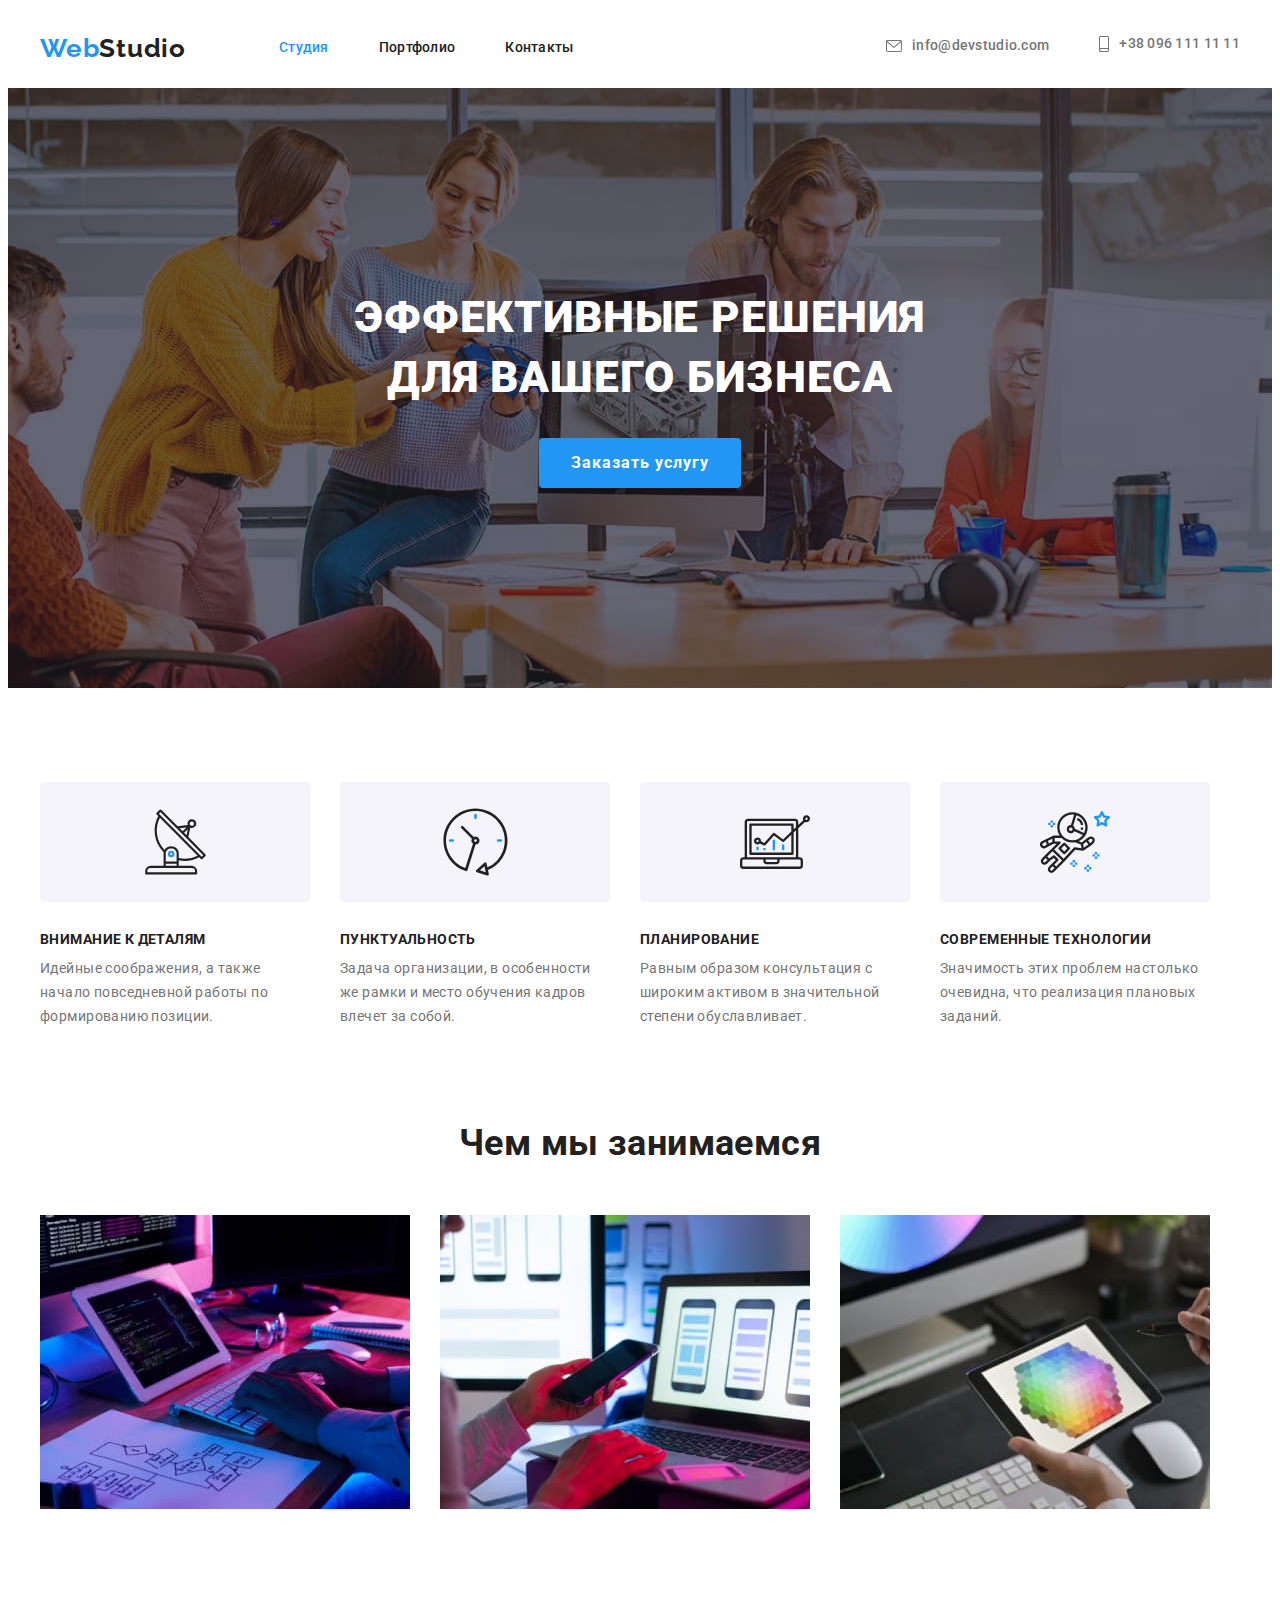
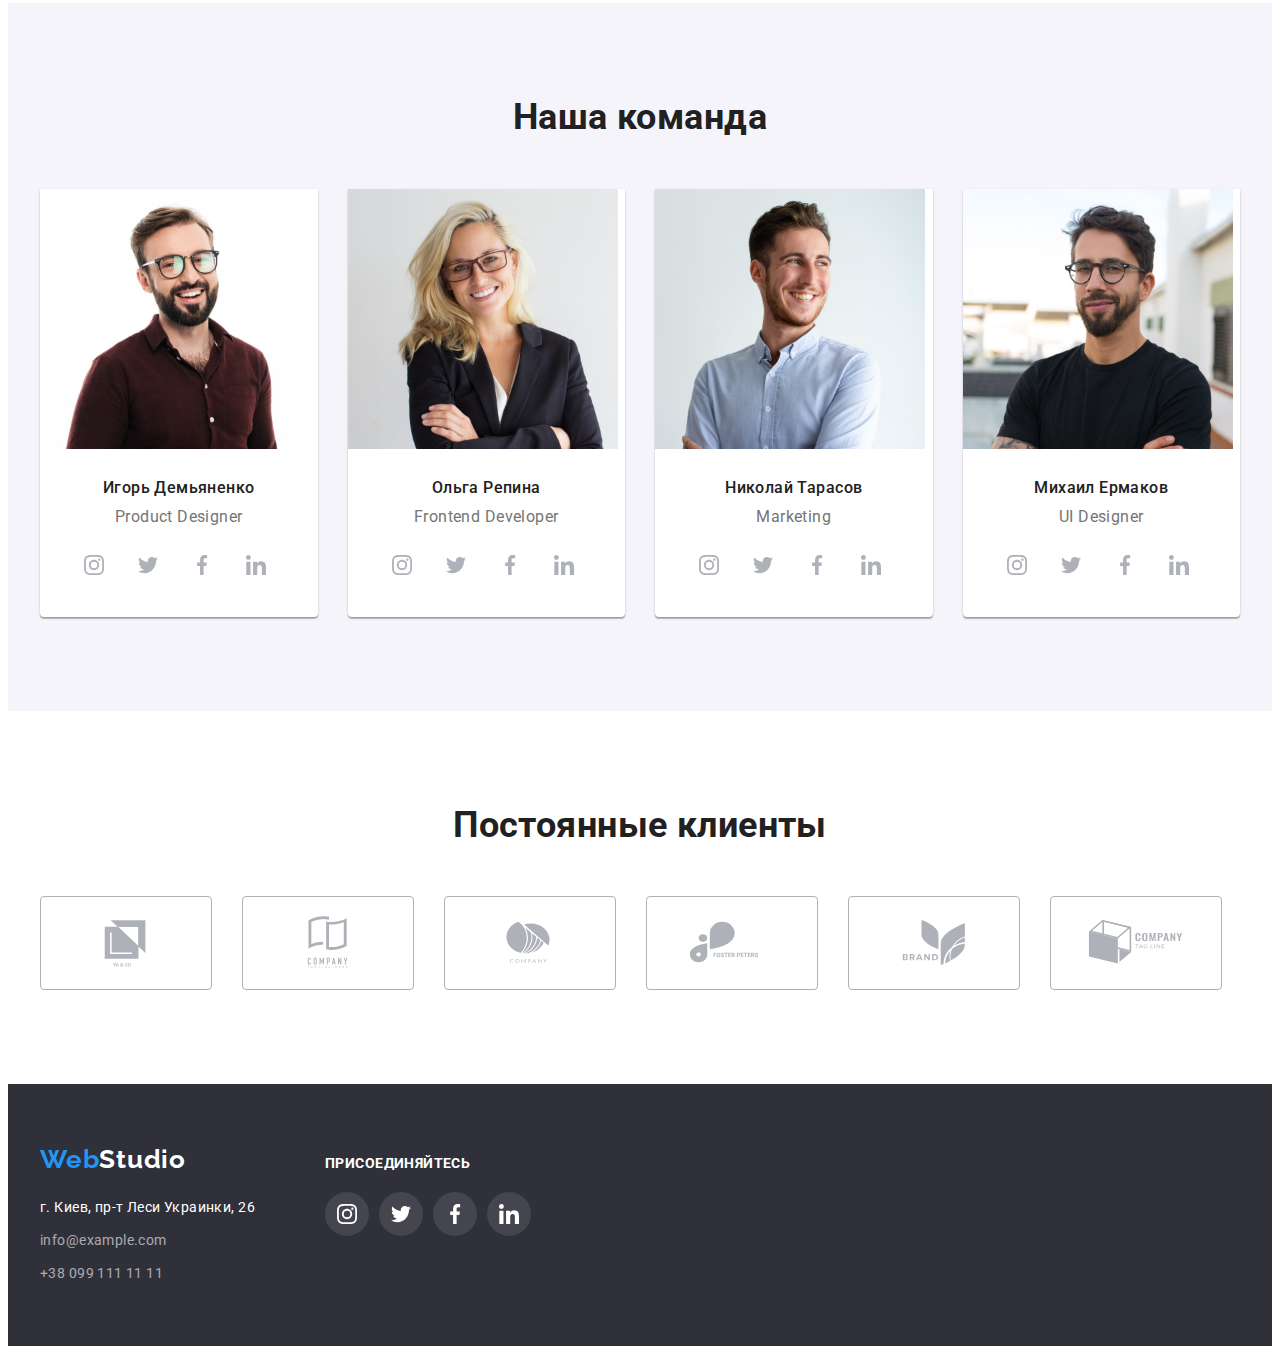
<file: index.html>
<!DOCTYPE html>
<html lang="ru">
    <head>
        <meta charset="UTF-8">
        <meta http-equiv="X-UA-Compatible" content="IE=edge">
        <meta name="viewport" content="width=device-width, initial-scale=1.0">
        <title>WebStudio</title>
        <link rel="preconnect" href="https://fonts.googleapis.com">
        <link rel="preconnect" href="https://fonts.gstatic.com" crossorigin>
        <link href="https://fonts.googleapis.com/css2?family=Raleway:wght@700&family=Roboto:wght@400;500;700;900&display=swap"
            rel="stylesheet">
        <link rel="stylesheet" href="https://cdnjs.cloudflare.com/ajax/libs/modern-normalize/1.1.0/modern-normalize.min.css"
            integrity="sha512-wpPYUAdjBVSE4KJnH1VR1HeZfpl1ub8YT/NKx4PuQ5NmX2tKuGu6U/JRp5y+Y8XG2tV+wKQpNHVUX03MfMFn9Q=="
            crossorigin="anonymous" referrerpolicy="no-referrer" />
        <link rel="stylesheet" href="css/styles.css">
    </head>
    <body>
        <!-- Site Header -->
        <header>
            <div class="container main-nav">
                <a href="./index.html" class="logo"><span class="accent">Web</span>Studio</a>
                <nav class="nav-box">
                    <ul class="nav-list items">
                        <li class="item"><a href="./index.html" class="link current">Студия</a></li>
                        <li class="item"><a href="./portfolio.html" class="link">Портфолио</a></li>
                        <li class="item"><a href="#" class="link">Контакты</a></li>
                    </ul>
                </nav>
                <ul class="contact-list items">
                    <li class="item">
                        <a href="mailto:info@devstudio.com" class="link mail-icon">
                            <svg class="mail-icon" width="16" height="12">
                                <use href="./images/icons.svg#envelope"></use>
                            </svg>
                            info@devstudio.com</a>
                    </li>
                    <li class="item">
                        <a href="tel:+380961111111" class="link">
                            <svg class="tel-icon" width="10" height="16">
                                <use href="./images/icons.svg#smartphone"></use>
                            </svg>
                            +38 096 111 11 11</a>
                    </li>
                </ul>
            </div>
        </header>
        <!-- Основной контент -->
        <main>
            <!-- Герой -->
            <section class="hero">
                <h1 class="hero-title">
                    Эффективные решения<br>
                    для вашего бизнеса
                </h1>
                <button type="button" class="button">Заказать услугу</button>
            </section>
            <!-- Преимущества компании -->
            <section class="section features">
                <div class="container">
                    <h2 class="title hidden">Преимущества</h2>
                    <ul class="feature-list items">
                        <li class="item">
                            <div class="feature-box">
                                <svg class="feature-icon" width="65" height="70">
                                    <use href="./images/icons.svg#antenna"></use>
                                </svg>
                            </div>
                            <h3 class="subtitle">Внимание к деталям</h3>
                            <p class="text">
                                Идейные соображения, а также начало
                                повседневной работы по формированию позиции.
                            </p>
                        </li>
                        <li class="item">
                            <div class="feature-box">
                            <svg class="feature-icon" width="67" height="70">
                                <use href="./images/icons.svg#clock"></use>
                            </svg>
                        </div>
                            <h3 class="subtitle">Пунктуальность</h3>
                            <p class="text">
                                Задача организации, в особенности же
                                рамки и место обучения кадров влечет за собой.
                            </p>
                        </li>
                        <li class="item">
                            <div class="feature-box">
                                <svg class="feature-icon" width="70" height="70">
                                    <use href="./images/icons.svg#diagram"></use>
                                </svg>
                            </div>
                            <h3 class="subtitle">Планирование</h3>
                            <p class="text">
                                Равным образом консультация с широким
                                активом в значительной степени обуславливает.
                            </p>
                        </li>
                        <li class="item">
                            <div class="feature-box">
                                <svg class="feature-icon" width="70" height="70">
                                    <use href="./images/icons.svg#astronaut"></use>
                                </svg>
                            </div>
                            <h3 class="subtitle">Современные технологии</h3>
                            <p class="text">
                                Значимость этих проблем настолько очевидна,
                                что реализация плановых заданий.
                            </p>
                        </li>
                    </ul>
                </div>
            </section>
            <!-- О комании -->
            <section class="section company">
                <div class="container company">
                    <h2 class="title">Чем мы занимаемся</h2>
                    <ul class="company-list items">
                        <li class="item">
                            <img src="./images/codingtablet.jpg" alt="На планшете пишут код" width="370">
                        </li>
                        <li class="item">
                            <img src="./images/notebook.jpg" alt="Перезтация мобильных разработок на ноутбуке" width="370">
                        </li>
                        <li class="item">
                            <img src="./images/tablet.jpg" alt="Выбор цвета на планшете" width="370">
                        </li>
                    </ul>
                </div>
            </section>
            <!-- Команда -->
            <section class="section team">
                <div class="container team-cont">
                    <h2 class="title">Наша команда</h2>
                    <ul class="team-list items">
                        <li class="item">
                                <img src="./images/igordemyanenko.jpg" alt="Игорь Демьяненко" width="270">
                            <div class="box-card">
                                <h3 class="name">Игорь Демьяненко</h3>
                                <p class="profession">Product Designer</p>
                                <ul class="social-networks items">
                                    <li class="item">
                                        <a href="#" class="link-site">
                                            <svg class="site-logo" width="20" height="20">
                                                <use href="./images/icons.svg#instagram"></use>
                                            </svg>
                                        </a>
                                    </li>
                                    <li class="item">
                                        <a href="#" class="link-site">
                                            <svg class="site-logo" width="20" height="20">
                                                <use href="./images/icons.svg#twitter"></use>
                                            </svg>
                                        </a>
                                    </li>
                                    <li class="item">
                                        <a href="#" class="link-site">
                                            <svg class="site-logo" width="20" height="20">
                                                <use href="./images/icons.svg#facebook"></use>
                                            </svg>
                                        </a>
                                    </li>
                                    <li class="item">
                                        <a href="#" class="link-site">
                                            <svg class="site-logo" width="20" height="20">
                                                <use href="./images/icons.svg#linkedin"></use>
                                            </svg>
                                        </a>
                                    </li>
                                </ul>
                            </div>
                        </li>
                        <li class="item">
                                <img src="./images/olgarepina.jpg" alt="Ольга Репина" width="270">
                            <div class="box-card">
                                <h3 class="name">Ольга Репина</h3>
                                <p class="profession">Frontend Developer</p>
                                <ul class="social-networks items">
                                    <li class="item">
                                        <a href="#" class="link-site">
                                            <svg class="site-logo" width="20" height="20">
                                                <use href="./images/icons.svg#instagram"></use>
                                            </svg>
                                        </a>
                                    </li>
                                    <li class="item">
                                        <a href="#" class="link-site">
                                            <svg class="site-logo" width="20" height="20">
                                                <use href="./images/icons.svg#twitter"></use>
                                            </svg>
                                        </a>
                                    </li>
                                    <li class="item">
                                        <a href="#" class="link-site">
                                            <svg class="site-logo" width="20" height="20">
                                                <use href="./images/icons.svg#facebook"></use>
                                            </svg>
                                        </a>
                                    </li>
                                    <li class="item">
                                        <a href="#" class="link-site">
                                            <svg class="site-logo" width="20" height="20">
                                                <use href="./images/icons.svg#linkedin"></use>
                                            </svg>
                                        </a>
                                    </li>
                                </ul>
                            </div>
                        </li>
                        <li class="item">
                                <img src="./images/nikolaitarasov.jpg" alt="Николай Тарасов" width="270">
                            <div class="box-card">
                                <h3 class="name">Николай Тарасов</h3>
                                <p class="profession">Marketing</p>
                                <ul class="social-networks items">
                                    <li class="item">
                                        <a href="#" class="link-site">
                                            <svg class="site-logo" width="20" height="20">
                                                <use href="./images/icons.svg#instagram"></use>
                                            </svg>
                                        </a>
                                    </li>
                                    <li class="item">
                                        <a href="#" class="link-site">
                                            <svg class="site-logo" width="20" height="20">
                                                <use href="./images/icons.svg#twitter"></use>
                                            </svg>
                                        </a>
                                    </li>
                                    <li class="item">
                                        <a href="#" class="link-site">
                                            <svg class="site-logo" width="20" height="20">
                                                <use href="./images/icons.svg#facebook"></use>
                                            </svg>
                                        </a>
                                    </li>
                                    <li class="item">
                                        <a href="#" class="link-site">
                                            <svg class="site-logo" width="20" height="20">
                                                <use href="./images/icons.svg#linkedin"></use>
                                            </svg>
                                        </a>
                                    </li>
                                </ul>
                            </div>
                        </li>
                        <li class="item">
                                <img src="./images/mikhailermakov.jpg" alt="Михаил Ермаков" width="270">
                            <div class="box-card">
                                <h3 class="name">Михаил Ермаков</h3>
                                <p class="profession">UI Designer</p>
                                <ul class="social-networks items">
                                    <li class="item">
                                        <a href="#" class="link-site">
                                            <svg class="site-logo" width="20" height="20">
                                                <use href="./images/icons.svg#instagram"></use>
                                            </svg>
                                        </a>
                                    </li>
                                    <li class="item">
                                        <a href="#" class="link-site">
                                            <svg class="site-logo" width="20" height="20">
                                                <use href="./images/icons.svg#twitter"></use>
                                            </svg>
                                        </a>
                                    </li>
                                    <li class="item">
                                        <a href="#" class="link-site">
                                            <svg class="site-logo" width="20" height="20">
                                                <use href="./images/icons.svg#facebook"></use>
                                            </svg>
                                        </a>
                                    </li>
                                    <li class="item">
                                        <a href="#" class="link-site">
                                            <svg class="site-logo" width="20" height="20">
                                                <use href="./images/icons.svg#linkedin"></use>
                                            </svg>
                                        </a>
                                    </li>
                                </ul>
                            </div>
                        </li>
                    </ul>
                </div>
            </section>
            <section class="section clients">
                <div class="container">
                    <h2 class="title">Постоянные клиенты</h2>
                    <ul class="client-list items">
                        <li class="item">
                            <a href="#" class="client-link">
                                <svg class="client-icon" width="106" height="60">
                                    <use href="./images/icons.svg#company_1"></use>
                                </svg>
                            </a>
                        </li>
                        <li class="item">
                            <a href="#" class="client-link">
                                <svg class="client-icon" width="106" height="60">
                                    <use href="./images/icons.svg#company_2"></use>
                                </svg>
                            </a>
                        </li>
                        <li class="item">
                            <a href="#" class="client-link">
                                <svg class="client-icon" width="106" height="60">
                                    <use href="./images/icons.svg#company_3"></use>
                                </svg>
                            </a>
                        </li>
                        <li class="item">
                            <a href="#" class="client-link">
                                <svg class="client-icon" width="106" height="60">
                                    <use href="./images/icons.svg#company_4"></use>
                                </svg>
                            </a>
                        </li>
                        <li class="item">
                            <a href="#" class="client-link">
                                <svg class="client-icon" width="106" height="60">
                                    <use href="./images/icons.svg#company_5"></use>
                                </svg>
                            </a>
                        </li>
                        <li class="item">
                            <a href="#" class="client-link">
                                <svg class="client-icon" width="106" height="60">
                                    <use href="./images/icons.svg#company_6"></use>
                                </svg>
                            </a>
                        </li>
                    </ul>
                </div>
            </section>
        </main>
    <!-- Site Footer -->
        <footer class="page-footer">
           <div class="container footer">
               <div class="address-box">
                    <a href="./index.html" class="logo bottom"><span class="accent">Web</span>Studio</a>
                    <address class="address-section">
                        <ul class="address-list items">
                            <li class="item"><a href="#" class="destination link">г. Киев, пр-т Леси Украинки, 26</a></li>
                            <li class="item"><a href="mailto:info@example.com" class="link">info@example.com</a></li>
                            <li class="item"><a href="tel:+380991111111" class="link">+38 099 111 11 11</a></li>
                        </ul>
                    </address>
                </div>

                <div class="subscribe-box">
                    <h4 class="title">Присоединяйтесь</h4>
                    <ul class="subscribe-list items">
                        <li class="item">
                            <a href="#" class="subscribe-link">
                                <svg class="subscribe-icon" width="20" height="20">
                                    <use href="./images/icons.svg#instagram"></use>
                                </svg>
                            </a>
                        </li>
                        <li class="item">
                            <a href="#" class="subscribe-link">
                                <svg class="subscribe-icon" width="20" height="20">
                                    <use href="./images/icons.svg#twitter"></use>
                                </svg>
                            </a>
                        </li>
                        <li class="item">
                            <a href="#" class="subscribe-link">
                                <svg class="subscribe-icon" width="20" height="20">
                                    <use href="./images/icons.svg#facebook"></use>
                                </svg>
                            </a>
                        </li>
                        <li class="item">
                            <a href="#" class="subscribe-link">
                                <svg class="subscribe-icon" width="20" height="20">
                                    <use href="./images/icons.svg#linkedin"></use>
                                </svg>
                            </a>
                        </li>
                    </ul>
                </div>
           </div>
        </footer>
    </body>
</html>
</file>
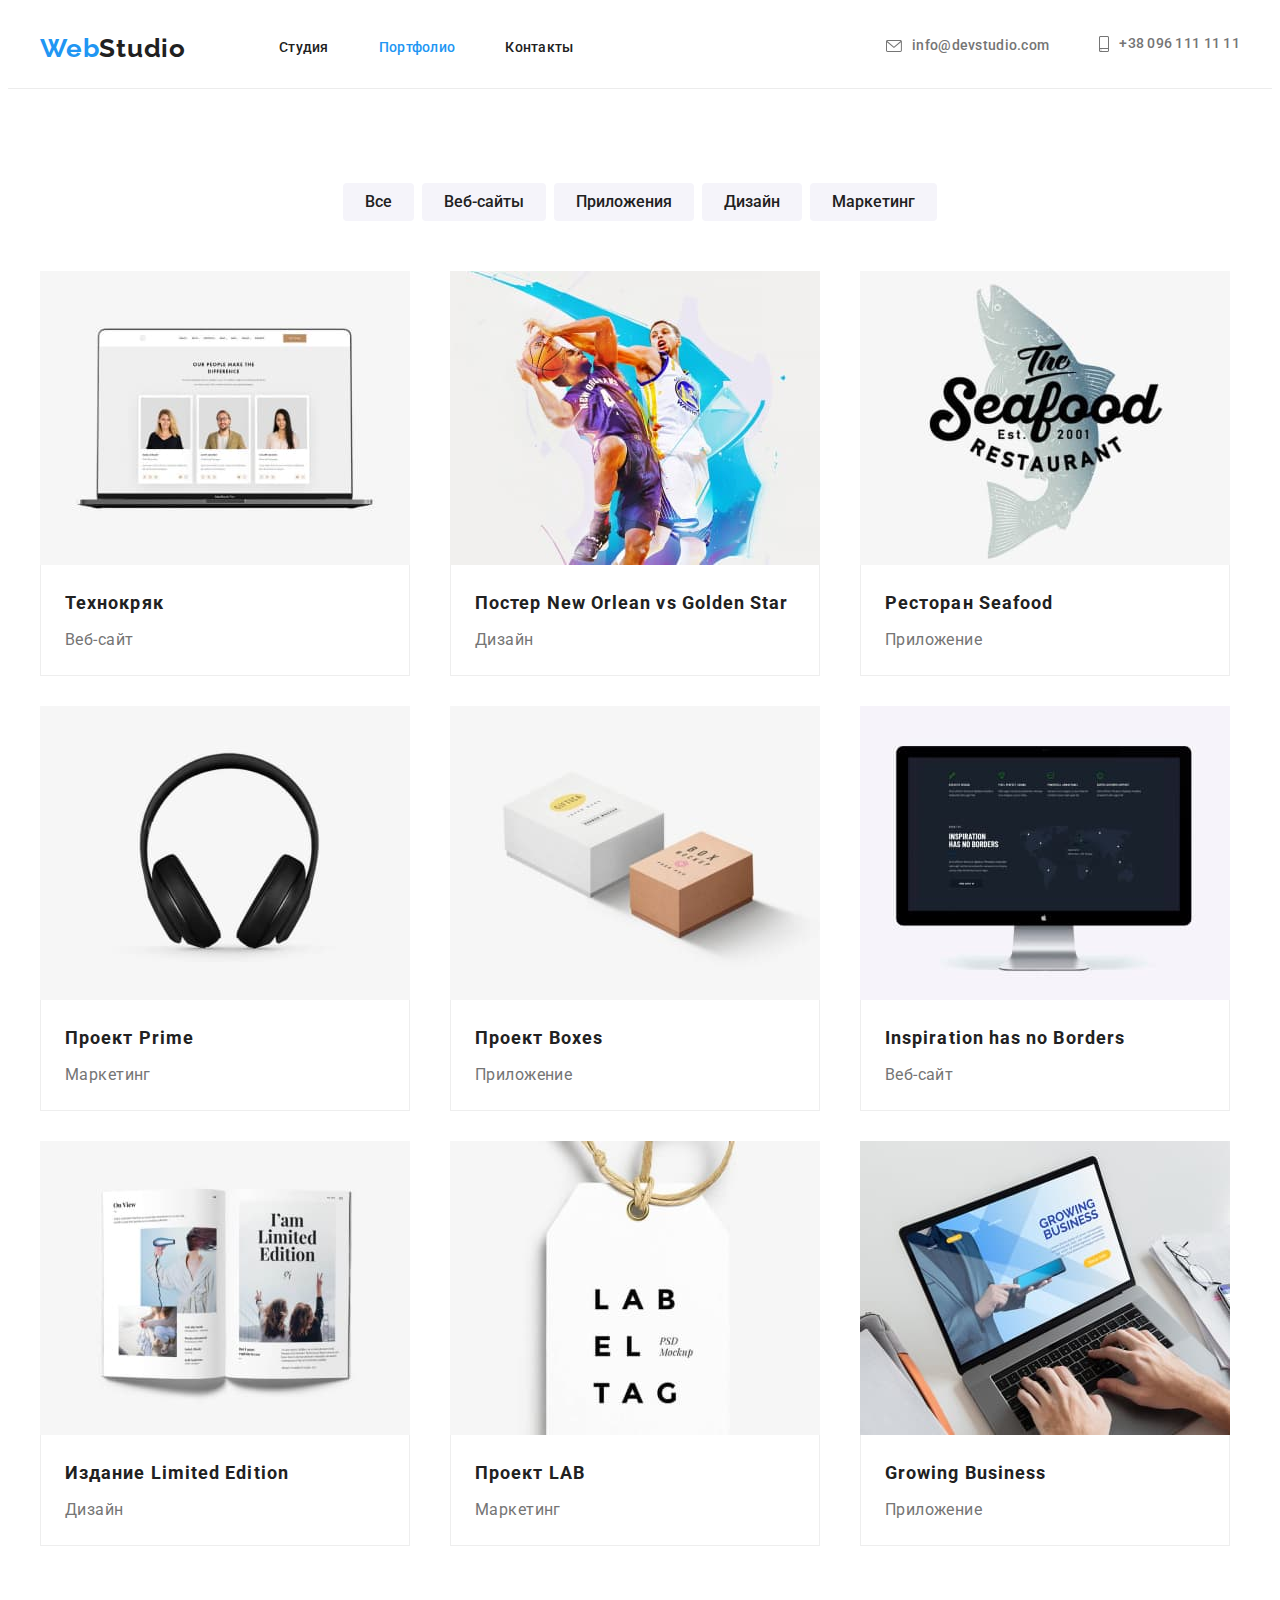
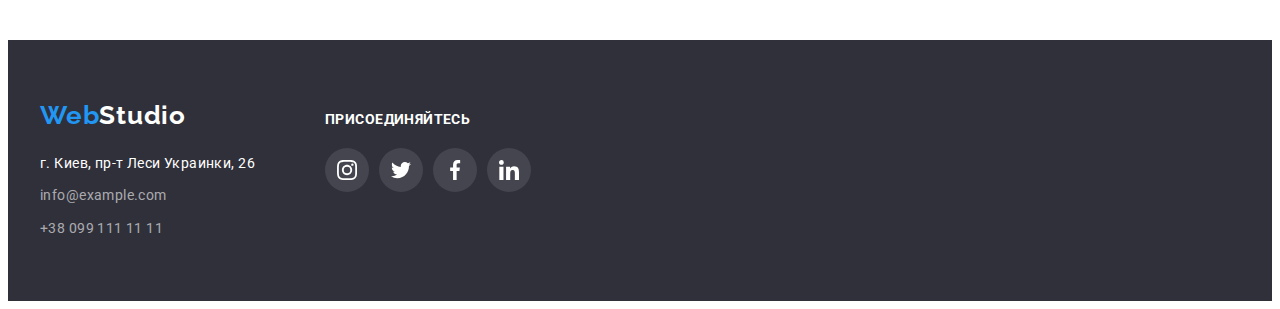
<file: portfolio.html>
<!DOCTYPE html>
<html lang="ru">
    <head>
        <meta charset="UTF-8">
        <meta http-equiv="X-UA-Compatible" content="IE=edge">
        <meta name="viewport" content="width=device-width, initial-scale=1.0">
        <title>Портфолио</title>
        <link rel="preconnect" href="https://fonts.googleapis.com">
        <link rel="preconnect" href="https://fonts.gstatic.com" crossorigin>
        <link href="https://fonts.googleapis.com/css2?family=Raleway:wght@700&family=Roboto:wght@400;500;700;900&display=swap"
            rel="stylesheet">
        <link rel="stylesheet" href="https://cdnjs.cloudflare.com/ajax/libs/modern-normalize/1.1.0/modern-normalize.min.css"
            integrity="sha512-wpPYUAdjBVSE4KJnH1VR1HeZfpl1ub8YT/NKx4PuQ5NmX2tKuGu6U/JRp5y+Y8XG2tV+wKQpNHVUX03MfMFn9Q=="
            crossorigin="anonymous" referrerpolicy="no-referrer" />
        <link rel="stylesheet" href="css/styles.css">
    </head>
    <body>
        <!-- Site Header -->
        <header class="portfolio-header">
            <div class="container main-nav">
                <a href="./index.html" class="logo"><span class="accent">Web</span>Studio</a>
                <nav class="nav-box">
                    <ul class="nav-list items">
                        <li class="item"><a href="./index.html" class="link">Студия</a></li>
                        <li class="item"><a href="./portfolio.html" class="link current">Портфолио</a></li>
                        <li class="item"><a href="#" class="link">Контакты</a></li>
                    </ul>
                </nav>
                <ul class="contact-list items">
                    <li class="item">
                        <a href="mailto:info@devstudio.com" class="link mail-icon">
                            <svg class="mail-icon" width="16" height="12">
                                <use href="./images/icons.svg#envelope"></use>
                            </svg>
                            info@devstudio.com</a>
                    </li>
                    <li class="item">
                        <a href="tel:+380961111111" class="link">
                            <svg class="tel-icon" width="10" height="16">
                                <use href="./images/icons.svg#smartphone"></use>
                            </svg>
                            +38 096 111 11 11</a>
                    </li>
                </ul>
            </div>
        </header>
        <!-- Основной контент -->
        <main>
            <!-- Портфолио -->
            <section class="section portfolio">
                <div class="container portfolio">
                    <h1 class="title hidden">Портфолио</h1>
                    <ul class="filter-list items">
                        <li class="item"><button type="button" class="button">Все</button></li>
                        <li class="item"><button type="button" class="button">Веб-сайты</button></li>
                        <li class="item"><button type="button" class="button">Приложения</button></li>
                        <li class="item"><button type="button" class="button">Дизайн</button></li>
                        <li class="item"><button type="button" class="button">Маркетинг</button></li>
                    </ul>
                    
                    <ul class="project-list items">
                        <li class="item">
                            <a href="#" class="link">
                                <img src="./images/technocrack.jpg" alt="Ноутбук с изображением карточек" width="370">
                                <div class="box-info">
                                    <h2 class="name">Технокряк</h2>
                                    <p class="type">Веб-сайт</p>
                                    <p class="text"></p>
                                </div>
                            </a>
                        </li>
                        <li class="item">
                            <a href="#" class="link">
                                <img src="./images/neworleanvsgoldenstar.jpg" alt="Баскетболисты" width="370">
                                <div class="box-info">
                                    <h2 class="name">Постер New Orlean vs Golden Star</h2>
                                    <p class="type">Дизайн</p>
                                    <p class="text"></p>
                                </div>
                            </a>
                        </li>
                        <li class="item">
                            <a href="#" class="link">
                                <img src="./images/seafood.jpg" alt="Рыба" width="370">
                                <div class="box-info">
                                    <h2 class="name">Ресторан Seafood</h2>
                                    <p class="type">Приложение</p>
                                    <p class="text"></p>
                                </div>
                            </a>
                        </li>
                        <li class="item">
                            <a href="#" class="link">
                                <img src="./images/projectprime.jpg" alt="Наушники" width="370">
                                <div class="box-info">
                                    <h2 class="name">Проект Prime</h2>
                                    <p class="type">Маркетинг</p>
                                    <p class="text"></p>
                                </div>
                            </a>
                        </li>
                        <li class="item">
                            <a href="#" class="link">
                                <img src="./images/projectboxes.jpg" alt="Две коробки" width="370">
                                <div class="box-info">
                                    <h2 class="name">Проект Boxes</h2>
                                    <p class="type">Приложение</p>
                                    <p class="text"></p>
                                </div>
                            </a>
                        </li>
                        <li class="item">
                            <a href="#" class="link">
                                <img src="./images/ihnb.jpg" alt="Моноблок с изображением сайта" width="370">
                                <div class="box-info">
                                    <h2 class="name">Inspiration has no Borders</h2>
                                    <p class="type">Веб-сайт</p>
                                    <p class="text"></p>
                                </div>
                            </a>
                        </li>
                        <li class="item">
                            <a href="#" class="link">
                                <img src="./images/limitededition.jpg" alt="Книга" width="370">
                                <div class="box-info">
                                    <h2 class="name">Издание Limited Edition</h2>
                                    <p class="type">Дизайн</p>
                                    <p class="text"></p>
                                </div>
                            </a>
                        </li>
                        <li class="item">
                            <a href="#" class="link">
                                <img src="./images/projectlab.jpg" alt="Бирка" width="370">
                                <div class="box-info">
                                    <h2 class="name">Проект LAB</h2>
                                    <p class="type">Маркетинг</p>
                                    <p class="text"></p>
                                </div>
                            </a>
                        </li>
                        <li class="item">
                            <a href="#" class="link">
                                <img src="./images/gb.jpg" alt="Ноутбук с изображением сайта" width="370">
                                <div class="box-info">
                                    <h2 class="name">Growing Business</h2>
                                    <p class="type">Приложение</p>
                                    <p class="text"></p>
                                </div>
                            </a>
                        </li>
                    </ul>
                </div>
            </section>
        </main>
        <!-- Site Footer -->
        <footer class="page-footer">
            <div class="container footer">
                <div class="address-box">
                    <a href="./index.html" class="logo bottom"><span class="accent">Web</span>Studio</a>
                    <address class="address-section">
                        <ul class="address-list items">
                            <li class="item"><a href="#" class="destination link">г. Киев, пр-т Леси Украинки, 26</a></li>
                            <li class="item"><a href="mailto:info@example.com" class="link">info@example.com</a></li>
                            <li class="item"><a href="tel:+380991111111" class="link">+38 099 111 11 11</a></li>
                        </ul>
                    </address>
                </div>
        
                <div class="subscribe-box">
                    <h4 class="title">Присоединяйтесь</h4>
                    <ul class="subscribe-list items">
                        <li class="item">
                            <a href="#" class="subscribe-link">
                                <svg class="subscribe-icon" width="20" height="20">
                                    <use href="./images/icons.svg#instagram"></use>
                                </svg>
                            </a>
                        </li>
                        <li class="item">
                            <a href="#" class="subscribe-link">
                                <svg class="subscribe-icon" width="20" height="20">
                                    <use href="./images/icons.svg#twitter"></use>
                                </svg>
                            </a>
                        </li>
                        <li class="item">
                            <a href="#" class="subscribe-link">
                                <svg class="subscribe-icon" width="20" height="20">
                                    <use href="./images/icons.svg#facebook"></use>
                                </svg>
                            </a>
                        </li>
                        <li class="item">
                            <a href="#" class="subscribe-link">
                                <svg class="subscribe-icon" width="20" height="20">
                                    <use href="./images/icons.svg#linkedin"></use>
                                </svg>
                            </a>
                        </li>
                    </ul>
                </div>
            </div>
        </footer>
    </body>
</html>
</file>
<file: css/styles.css>
:root {
  --primary-white-color: #ffffff;
  --primary-title-color: #212121;
  --primary-text-color: #757575;
  --accent-color: #2196f3;
  --alternative-bg-color: #f5f4fa;
  --hero-bg-color: #c4c4c4;
  --footer-bg-color: #2f303a;
  --bottom-link-color: rgba(255, 255, 255, 0.6);
  --border-color: #ececec;
  --card-border-color: #eeeeee;
  --icon-color: #afb1b8;
  --icon-footer-bg-color: rgba(255, 255, 255, 0.1);
}

body {
  background-color: var(--primary-white-color);
  color: var(--primary-text-color);

  font-family: 'Roboto', sans-serif;
  font-style: normal;
  font-weight: 400;
  font-size: 14px;
  line-height: 1.71;
  letter-spacing: 0.03em;
}

ul {
  margin: 0;
  padding: 0;
}

img {
  display: block;
}

.container {
  width: 1200px;
  padding-left: 15px;
  padding-right: 15px;
  margin: 0 auto;
}

.items {
  margin: 0;
  padding: 0;

  list-style: none;
}

.link {
  margin: 0;
  padding: 0;
  text-decoration: none;
}

/* Site Header */

.container.main-nav {
  padding-top: 0;
  padding-bottom: 0;
  display: flex;
  justify-content: flex-start;
  align-items: center;
}

.nav-list {
  display: flex;
}

.nav-list .item:not(:last-child),
.contact-list .item:not(:last-child) {
  margin-right: 50px;
}

.logo {
  margin-right: 93px;

  color: var(--primary-title-color);
  text-decoration: none;

  font-family: 'Raleway', sans-serif;
  font-weight: 700;
  font-size: 26px;
  line-height: 1.19;
  letter-spacing: 0.03em;
}

.logo .accent {
  color: var(--accent-color);
}

.nav-list .link {
  display: block;
  padding-top: 32px;
  padding-bottom: 32px;
}

.nav-list .link,
.contact-list .link {
  color: var(--primary-title-color);

  font-weight: 500;
  line-height: 1.14;
  letter-spacing: 0.02em;
}

.nav-list .link:hover,
.nav-list .link:focus {
  color: var(--accent-color);
}

.link.current {
  color: var(--accent-color);
}

.contact-list {
  display: flex;
  margin-left: auto;
}

.contact-list .link {
  display: inline-flex;
  align-items: center;
  margin: 0;
  color: var(--primary-text-color);
}

.mail-icon,
.tel-icon {
  margin-right: 10px;
  fill: currentColor;
}

.contact-list .link:hover,
.contact-list .link:focus {
  color: var(--accent-color);
}

/* Hero */

.hero {
  max-width: 1600px;
  max-height: 600px;
  margin-left: auto;
  margin-right: auto;
  padding: 200px 0;

  background-color: var(--hero-bg-color);
  background-image: radial-gradient(ellipse at center, rgba(47, 48, 58, 0.4), rgba(47, 48, 58, 0.4)),
    url(../images/hero.jpg);
  background-size: cover;
  background-position: center;

  text-align: center;
  letter-spacing: 0.06em;
}

.hero-title {
  margin-top: 0;
  margin-bottom: 30px;

  color: var(--primary-white-color);

  font-weight: 900;
  font-size: 44px;
  line-height: 1.36;
  text-transform: uppercase;
}

.button {
  border: none;
  border-radius: 4px;

  font-family: 'Roboto', sans-serif;
  text-align: center;

  cursor: pointer;
}

.hero .button {
  padding: 10px 32px;

  background-color: var(--accent-color);
  color: var(--primary-white-color);
  box-shadow: 0px 4px 4px rgba(0, 0, 0, 0.15);

  font-weight: 700;
  font-size: 16px;
  line-height: 1.87;
  letter-spacing: 0.06em;
}

/* Преимущества компании */

.section.features,
.section.team,
.section.portfolio,
.section.clients {
  padding-top: 94px;
  padding-bottom: 94px;
}

.title {
  margin-top: 0;
  margin-bottom: 0;
}

.section .title {
  color: var(--primary-title-color);

  font-weight: 700;
  font-size: 36px;
  line-height: 1.16;
  text-align: center;
}

.hidden {
  display: none;
}

.feature-box {
  display: flex;
  justify-content: center;
  height: 120px;
  margin-bottom: 30px;

  background-color: var(--alternative-bg-color);
  border-radius: 4px;
}

.feature-icon {
  align-self: center;
}

.feature-list {
  display: flex;
}

.feature-list .item {
  width: 270px;
}

.feature-list .item:not(:last-child),
.company-list .item:not(:last-child),
.team-list > .item:not(:last-child),
.client-list .item:not(:last-child) {
  margin-right: 30px;
}

.feature-list .subtitle {
  margin-top: 0;
  margin-bottom: 10px;

  color: var(--primary-title-color);

  font-weight: 700;
  font-size: 14px;
  line-height: 1.14;
  text-transform: uppercase;
}

.feature-list .text {
  margin: 0;
}

/* О компании */

.container.company {
  padding-bottom: 94px;
}

.container.company .title,
.container.team-cont .title,
.filter-list,
.section.clients .title {
  margin-bottom: 50px;
}

.company-list {
  display: flex;
}

/* Команда */

.section.team {
  background-color: var(--alternative-bg-color);
}

.container.team-cont {
}

.team-list {
  display: flex;
}

.team-list > .item {
  flex-basis: calc((100% - 90px) / 4);
  box-shadow: 0px 1px 3px rgba(0, 0, 0, 0.12), 0px 1px 1px rgba(0, 0, 0, 0.14),
    0px 2px 1px rgba(0, 0, 0, 0.2);
  border-radius: 0px 0px 4px 4px;

  background-color: var(--primary-white-color);
  color: var(--primary-title-color);

  font-size: 16px;
  line-height: 1.18;
  text-align: center;
}

.box-card {
  padding: 30px 32px;
}

.box-card .name {
  margin: 0 0 10px 0;

  font-weight: 500;
  font-size: 16px;
  line-height: 1.18;
}

.profession {
  margin: 0 0 16px 0;

  color: var(--primary-text-color);
}

.social-networks {
  display: flex;
}

.social-networks .item:not(:last-child),
.subscribe-list .item:not(:last-child) {
  margin-right: 10px;
}

.social-networks .site-logo {
  fill: currentColor;
}

.social-networks .link-site {
  display: flex;
  justify-content: center;
  align-items: center;
  width: 44px;
  height: 44px;
  border-radius: 50%;

  color: var(--icon-color);
}

.social-networks .link-site:hover,
.social-networks .link-site:focus {
  background: var(--accent-color);
  color: var(--primary-white-color);
}

/* Постоянные клиенты */

.client-list {
  display: flex;
}

.client-icon {
  fill: currentColor;
}

.client-link {
  display: flex;
  justify-content: center;
  align-items: center;
  width: 170px;
  height: 92px;

  border: 1px solid var(--icon-color);
  border-radius: 4px;

  color: var(--icon-color);
}

.client-link:hover,
.client-link:focus {
  border: 1px solid var(--accent-color);

  color: var(--accent-color);
}

/* Footer */

.page-footer {
  padding: 60px 0;

  background-color: var(--footer-bg-color);
  color: var(--primary-white-color);
}

.container.footer {
  display: flex;
  align-items: baseline;
}

.address-box {
  margin-right: 70px;
}

.address-section {
  margin-top: 20px;
}

.bottom {
  margin: 0;

  color: var(--primary-white-color);
}

.address-list {
  margin-top: 20px;
  margin-bottom: 0;
}

.address-list .item:not(:last-child) {
  margin-bottom: 9px;
}

.address-list .link {
  font-style: normal;

  color: var(--bottom-link-color);
}

.address-list .destination.link {
  color: var(--primary-white-color);
}

.address-list .link:hover,
.address-list .link:focus {
  color: var(--accent-color);
}

.subscribe-box {
  min-width: 206px;
}

.subscribe-box .title {
  margin-bottom: 20px;

  font-weight: bold;
  line-height: 1.14;
  text-transform: uppercase;
}

.subscribe-list {
  display: flex;
  align-items: center;
}

.subscribe-icon {
  fill: currentColor;
}

.subscribe-link {
  display: flex;
  justify-content: center;
  align-items: center;
  width: 44px;
  height: 44px;

  border-radius: 50%;

  background-color: var(--icon-footer-bg-color);
  color: var(--primary-white-color);
}

.subscribe-link:hover,
.subscribe-link:focus {
  background-color: var(--accent-color);
}

/* Portfolio */

.portfolio-header {
  border-bottom: 1px solid var(--border-color);
}

.container.portfolio {
}

.filter-list {
  display: flex;
  justify-content: center;
}

.filter-list .button {
  padding: 6px 22px;

  background-color: var(--alternative-bg-color);
  color: var(--primary-title-color);

  font-weight: 500;
  font-size: 16px;
  line-height: 1.62;
}

.filter-list .item:not(:last-child) {
  margin-right: 8px;
}

.filter-list .button:hover,
.filter-list .button:focus {
  box-shadow: 0px 3px 1px rgba(0, 0, 0, 0.1), 0px 1px 2px rgba(0, 0, 0, 0.08),
    0px 2px 2px rgba(0, 0, 0, 0.12);
  border-radius: 4px;

  background-color: var(--accent-color);
  color: var(--primary-white-color);
}

.project-list {
  display: flex;
  flex-wrap: wrap;
}

.project-list .item {
  width: calc((100% - 60px) / 3);
  margin-right: 30px;
  margin-bottom: 30px;
}

.project-list .item:nth-child(3n) {
  margin-right: 0;
}

.project-list .item:nth-last-child(-n + 3) {
  margin-bottom: 0;
}

.project-list .item:hover,
.project-list .item:focus {
  box-shadow: 0px 1px 1px rgba(0, 0, 0, 0.12), 0px 4px 4px rgba(0, 0, 0, 0.06),
    1px 4px 6px rgba(0, 0, 0, 0.16);
}

.box-info {
  box-sizing: border-box;
  border-right: 1px solid var(--card-border-color);
  border-bottom: 1px solid var(--card-border-color);
  border-left: 1px solid var(--card-border-color);
  max-width: 370px;
  padding: 20px 24px;
}

.project-list .link {
}

.project-list .name {
  color: var(--primary-title-color);

  margin: 0;

  font-weight: 700;
  font-size: 18px;
  line-height: 2;
  letter-spacing: 0.06em;
}

.project-list .type {
  margin: 4px 0 0 0;

  color: var(--primary-text-color);

  font-size: 16px;
  line-height: 1.87;
}

.project-list .text {
  margin: 0;
}
</file>
